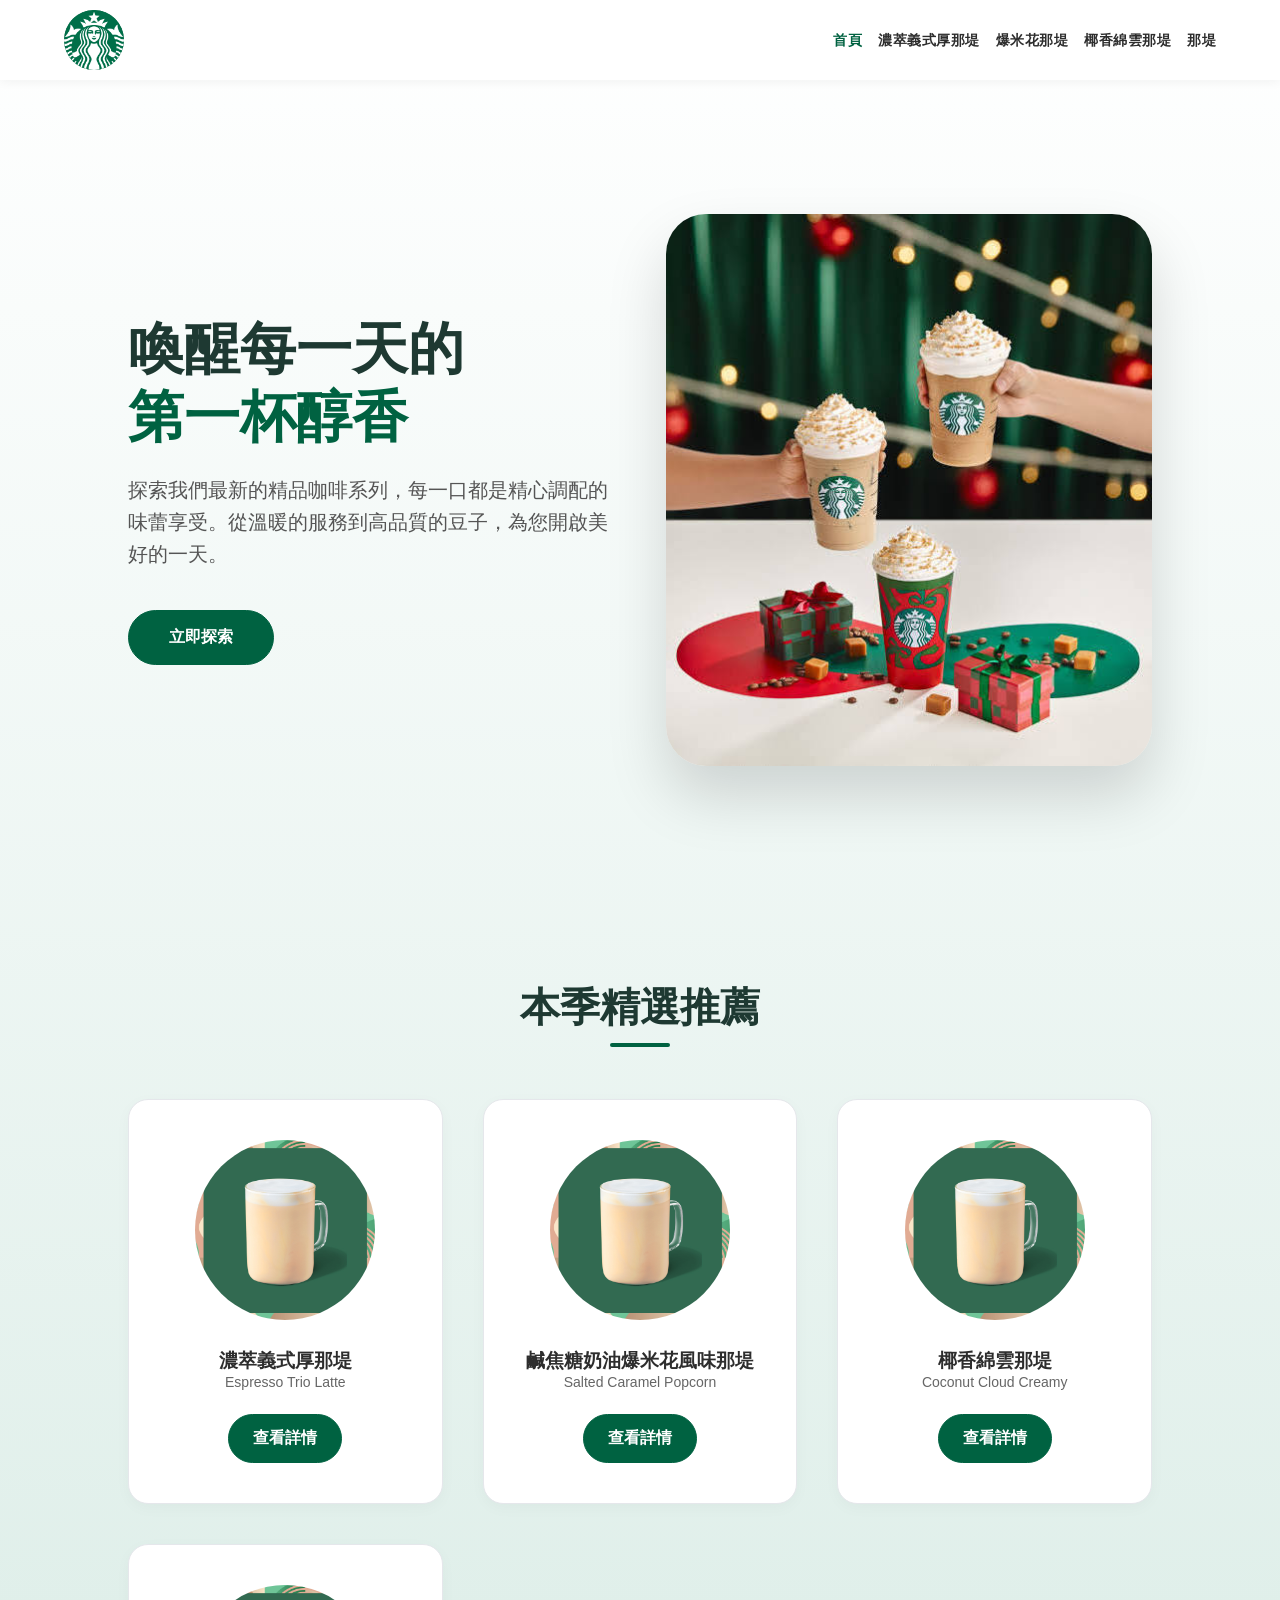
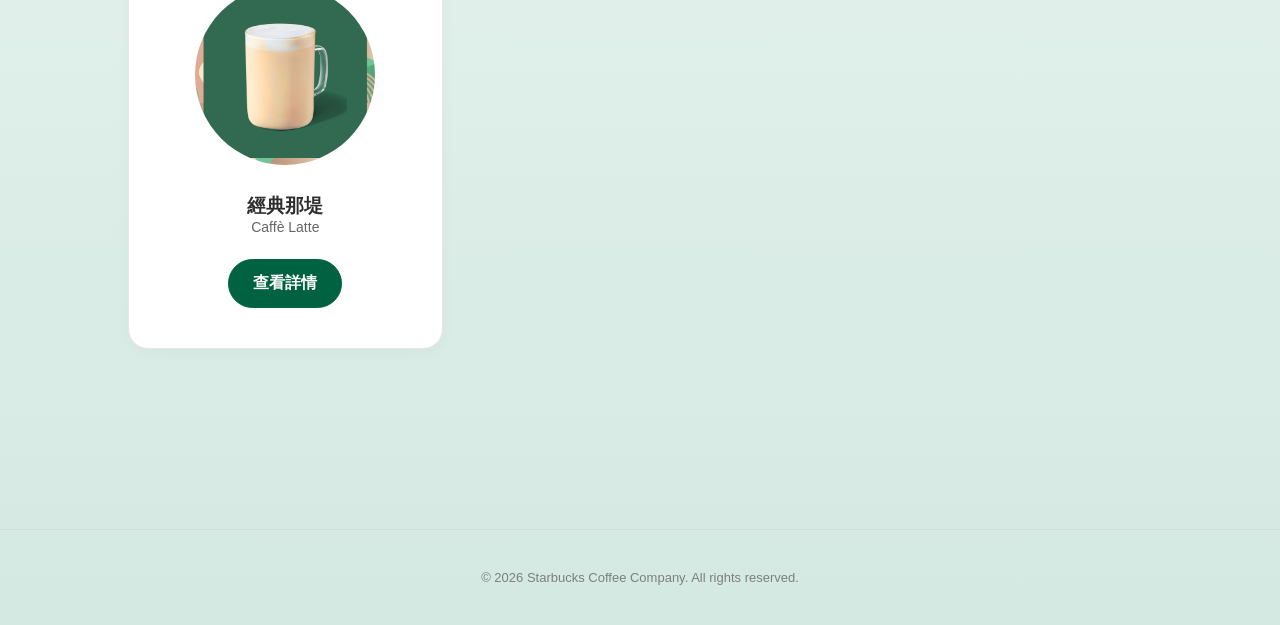
<file: index.html>
<!DOCTYPE html>
<html lang="zh-TW">
<head>
    <meta charset="UTF-8">
    <meta name="viewport" content="width=device-width, initial-scale=1.0">
    <title>星巴克 | 精選特調</title>
    <link rel="stylesheet" href="style.css">
</head>
<body>
    <nav>
        <div class="logo-container">
            <div class="logo"><img src="./images/logo.png" alt="照片"></div>
        </div>
        <ul class="nav-links">
            <li><a href="index.html" class="active">首頁</a></li>
            <li><a href="trio.html">濃萃義式厚那堤</a></li>
            <li><a href="popcorn.html">爆米花那堤</a></li>
            <li><a href="coconut.html">椰香綿雲那堤</a></li>
            <li><a href="latte.html">那堤</a></li>
        </ul>
    </nav>
    <main>
        <header class="hero">
            <div class="hero-content">
                <h1 class="hero-title">喚醒每一天的<br><span>第一杯醇香</span></h1>
                <p class="hero-description">探索我們最新的精品咖啡系列，每一口都是精心調配的味蕾享受。從溫暖的服務到高品質的豆子，為您開啟美好的一天。</p>
                <div class="btn-group">
                    <a href="#recommendations" class="btn btn-primary hero-cta">立即探索</a>
                </div>
            </div>
            <div class="hero-image">
                <img src="images/banner.jpeg" alt="Starbucks Coffee">
            </div>
        </header>
        <section id="recommendations" class="menu-section">
            <div class="section-header">
                <h2>本季精選推薦</h2>
            </div>
            <div class="menu-grid">
                <div class="menu-card">
                    <img src="images/2025120811451775.jpg" alt="Espresso Trio Latte">
                    <h3>濃萃義式厚那堤</h3>
                    <p class="menu-subtitle">Espresso Trio Latte</p>
                    <a href="trio.html" class="btn btn-primary">查看詳情</a>
                </div>
                <div class="menu-card">
                    <img src="images/2025120811451775.jpg" alt="Salted Caramel Popcorn Creamy Latte">
                    <h3>鹹焦糖奶油爆米花風味那堤</h3>
                    <p class="menu-subtitle">Salted Caramel Popcorn</p>
                    <a href="popcorn.html" class="btn btn-primary">查看詳情</a>
                </div>
                <div class="menu-card">
                    <img src="images/2025120811451775.jpg" alt="Coconut Cloud Creamy Latte">
                    <h3>椰香綿雲那堤</h3>
                    <p class="menu-subtitle">Coconut Cloud Creamy</p>
                    <a href="coconut.html" class="btn btn-primary">查看詳情</a>
                </div>
                <div class="menu-card">
                    <img src="images/2025120811451775.jpg" alt="Caffè Latte">
                    <h3>經典那堤</h3>
                    <p class="menu-subtitle">Caffè Latte</p>
                    <a href="latte.html" class="btn btn-primary">查看詳情</a>
                </div>
            </div>
        </section>
    </main>
    <footer class="main-footer">
        <p class="footer-copy">&copy; 2026 Starbucks Coffee Company. All rights reserved.</p>
    </footer>
</body>
</html>
</file>
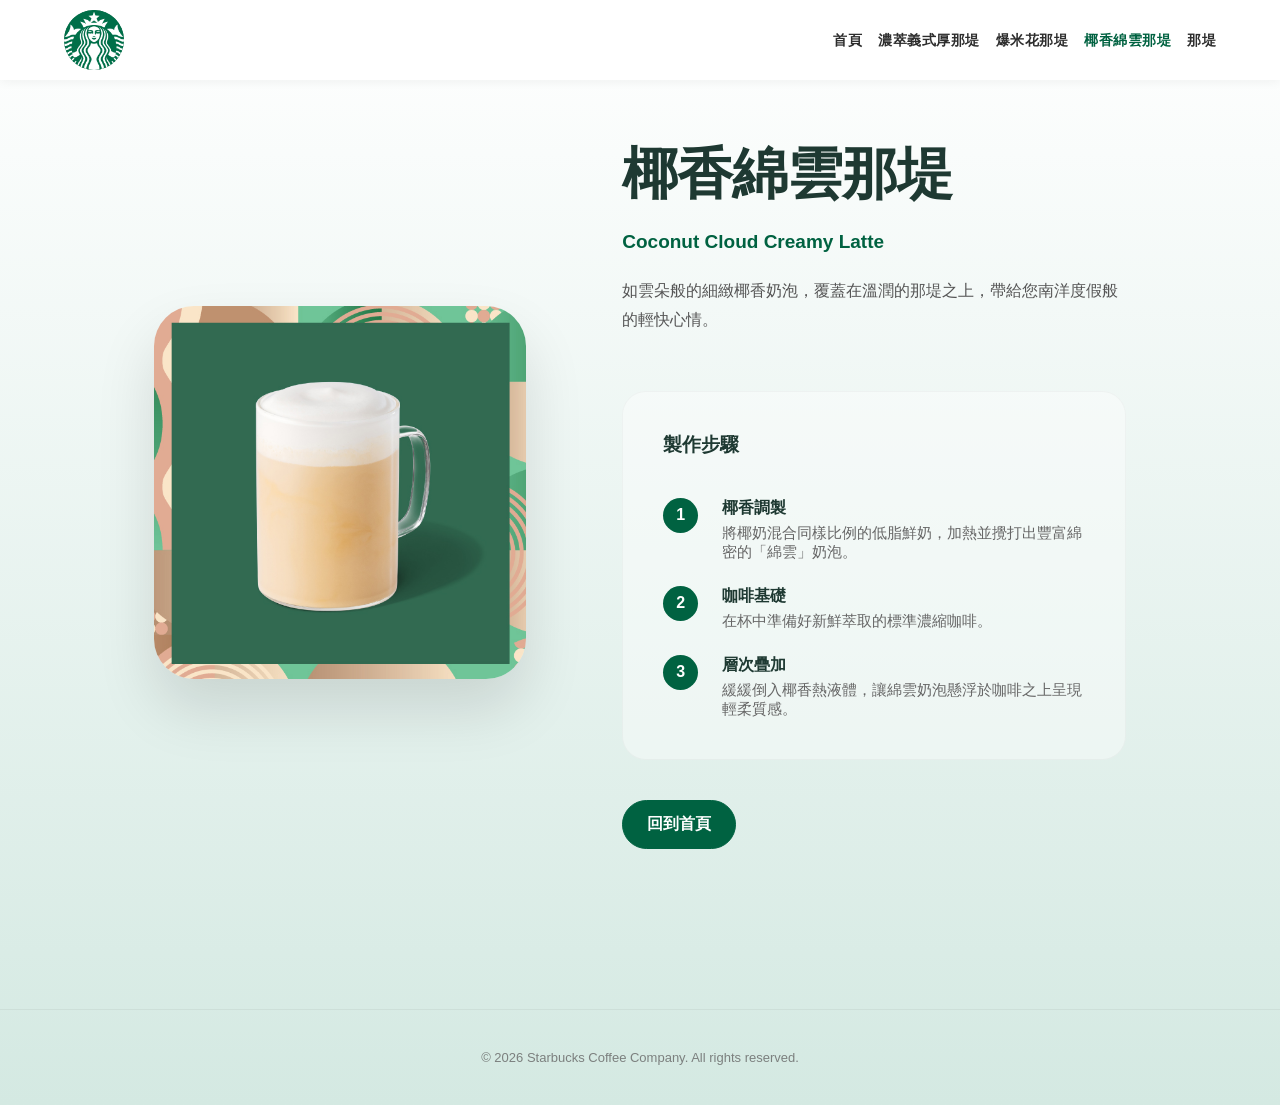
<file: coconut.html>
<!DOCTYPE html>
<html lang="zh-TW">
<head>
    <meta charset="UTF-8">
    <meta name="viewport" content="width=device-width, initial-scale=1.0">
    <title>椰香綿雲那堤 | 星巴克</title>
    <link rel="stylesheet" href="style.css">
</head>
<body>
    <nav>
        <div class="logo-container">
            <div class="logo"><img src="./images/logo.png" alt="照片"></div>
        </div>
        <ul class="nav-links">
            <li><a href="index.html">首頁</a></li>
            <li><a href="trio.html">濃萃義式厚那堤</a></li>
            <li><a href="popcorn.html">爆米花那堤</a></li>
            <li><a href="coconut.html" class="active">椰香綿雲那堤</a></li>
            <li><a href="latte.html">那堤</a></li>
        </ul>
    </nav>
    <main class="drink-detail-container">
        <div class="drink-image-side">
            <img src="images/2025120811570200.jpg" alt="Coconut Latte">
        </div>
        <div class="drink-info-side">
            <div class="drink-header">
                <h1>椰香綿雲那堤</h1>
                <div class="subtitle">Coconut Cloud Creamy Latte</div>
                <div class="drink-description">
                    如雲朵般的細緻椰香奶泡，覆蓋在溫潤的那堤之上，帶給您南洋度假般的輕快心情。
                </div>
            </div>
            <div class="steps-side">
                <h3 style="color: var(--sb-dark-green); margin-bottom: 1rem;">製作步驟</h3>
                <div class="step-item">
                    <div class="step-number">1</div>
                    <div class="step-content">
                        <h4>椰香調製</h4>
                        <p>將椰奶混合同樣比例的低脂鮮奶，加熱並攪打出豐富綿密的「綿雲」奶泡。</p>
                    </div>
                </div>
                <div class="step-item">
                    <div class="step-number">2</div>
                    <div class="step-content">
                        <h4>咖啡基礎</h4>
                        <p>在杯中準備好新鮮萃取的標準濃縮咖啡。</p>
                    </div>
                </div>
                <div class="step-item">
                    <div class="step-number">3</div>
                    <div class="step-content">
                        <h4>層次疊加</h4>
                        <p>緩緩倒入椰香熱液體，讓綿雲奶泡懸浮於咖啡之上呈現輕柔質感。</p>
                    </div>
                </div>
            </div>
            <div>
                <a href="index.html" class="btn btn-primary">回到首頁</a>
            </div>
        </div>
    </main>
    <footer class="main-footer">
        <p class="footer-copy">&copy; 2026 Starbucks Coffee Company. All rights reserved.</p>
    </footer>
</body>
</html>
</file>
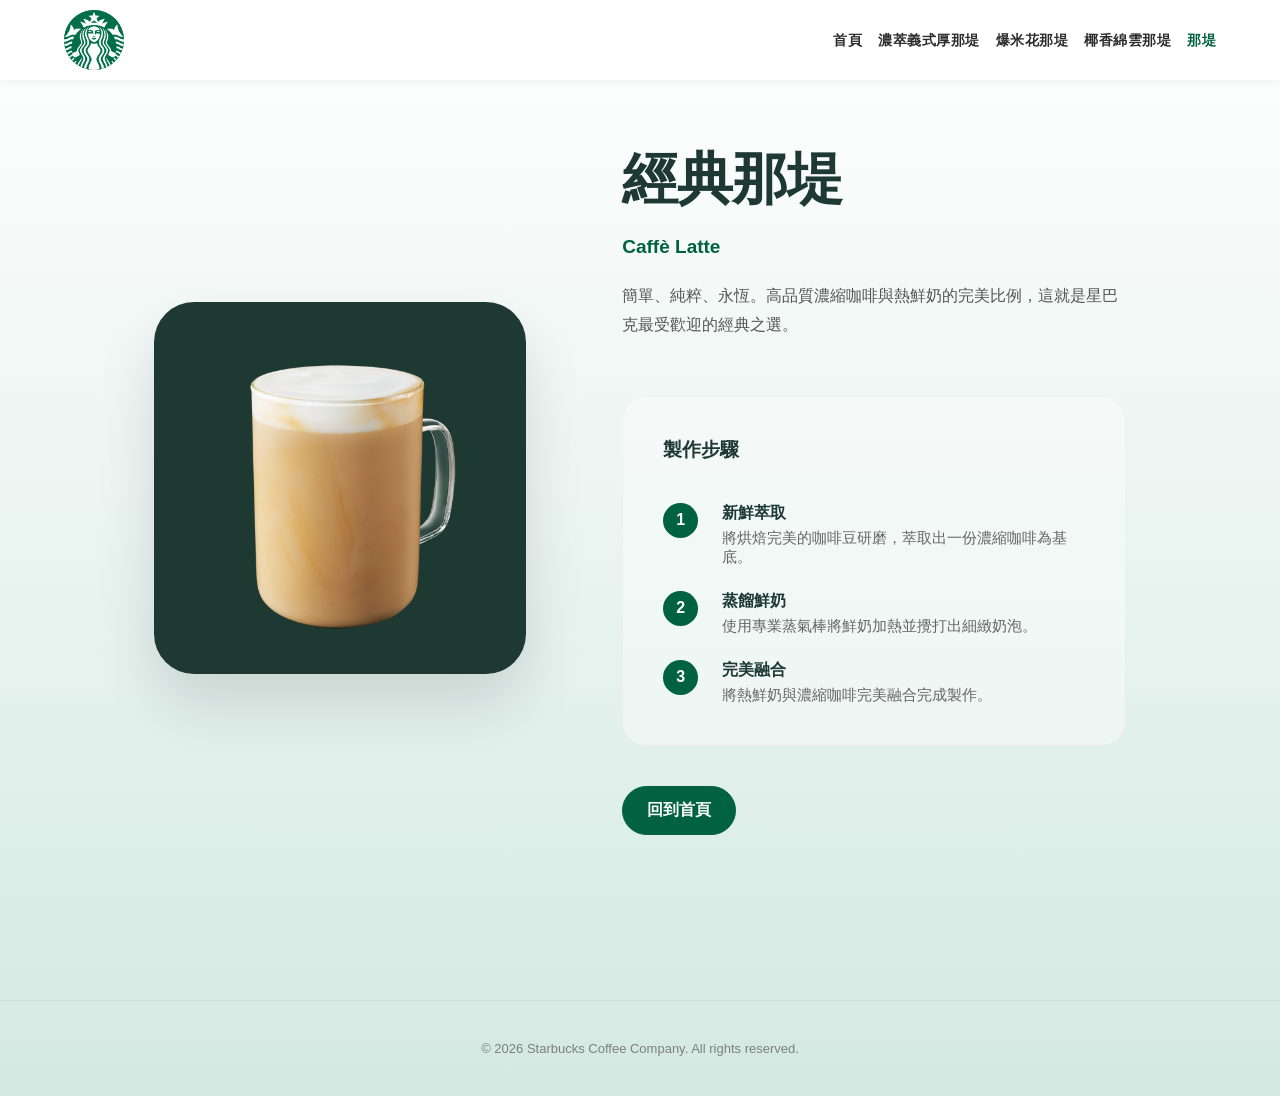
<file: latte.html>
<!DOCTYPE html>
<html lang="zh-TW">
<head>
    <meta charset="UTF-8">
    <meta name="viewport" content="width=device-width, initial-scale=1.0">
    <title>那堤 | 星巴克經典</title>
    <link rel="stylesheet" href="style.css">
</head>
<body>
    <nav>
        <div class="logo-container">
            <div class="logo"><img src="./images/logo.png" alt="照片"></div>
        </div>
        <ul class="nav-links">
            <li><a href="index.html">首頁</a></li>
            <li><a href="trio.html">濃萃義式厚那堤</a></li>
            <li><a href="popcorn.html">爆米花那堤</a></li>
            <li><a href="coconut.html">椰香綿雲那堤</a></li>
            <li><a href="latte.html" class="active">那堤</a></li>
        </ul>
    </nav>
    <main class="drink-detail-container">
        <div class="drink-image-side">
            <img src="images/20250123114807447.jpg" alt="Latte">
        </div>
        <div class="drink-info-side">
            <div class="drink-header">
                <h1>經典那堤</h1>
                <div class="subtitle">Caffè Latte</div>
                <div class="drink-description">
                    簡單、純粹、永恆。高品質濃縮咖啡與熱鮮奶的完美比例，這就是星巴克最受歡迎的經典之選。
                </div>
            </div>
            <div class="steps-side">
                <h3 style="color: var(--sb-dark-green); margin-bottom: 1rem;">製作步驟</h3>
                <div class="step-item">
                    <div class="step-number">1</div>
                    <div class="step-content">
                        <h4>新鮮萃取</h4>
                        <p>將烘焙完美的咖啡豆研磨，萃取出一份濃縮咖啡為基底。</p>
                    </div>
                </div>
                <div class="step-item">
                    <div class="step-number">2</div>
                    <div class="step-content">
                        <h4>蒸餾鮮奶</h4>
                        <p>使用專業蒸氣棒將鮮奶加熱並攪打出細緻奶泡。</p>
                    </div>
                </div>
                <div class="step-item">
                    <div class="step-number">3</div>
                    <div class="step-content">
                        <h4>完美融合</h4>
                        <p>將熱鮮奶與濃縮咖啡完美融合完成製作。</p>
                    </div>
                </div>
            </div>
            <div>
                <a href="index.html" class="btn btn-primary">回到首頁</a>
            </div>
        </div>
    </main>
    <footer class="main-footer">
        <p class="footer-copy">&copy; 2026 Starbucks Coffee Company. All rights reserved.</p>
    </footer>
</body>
</html>
</file>
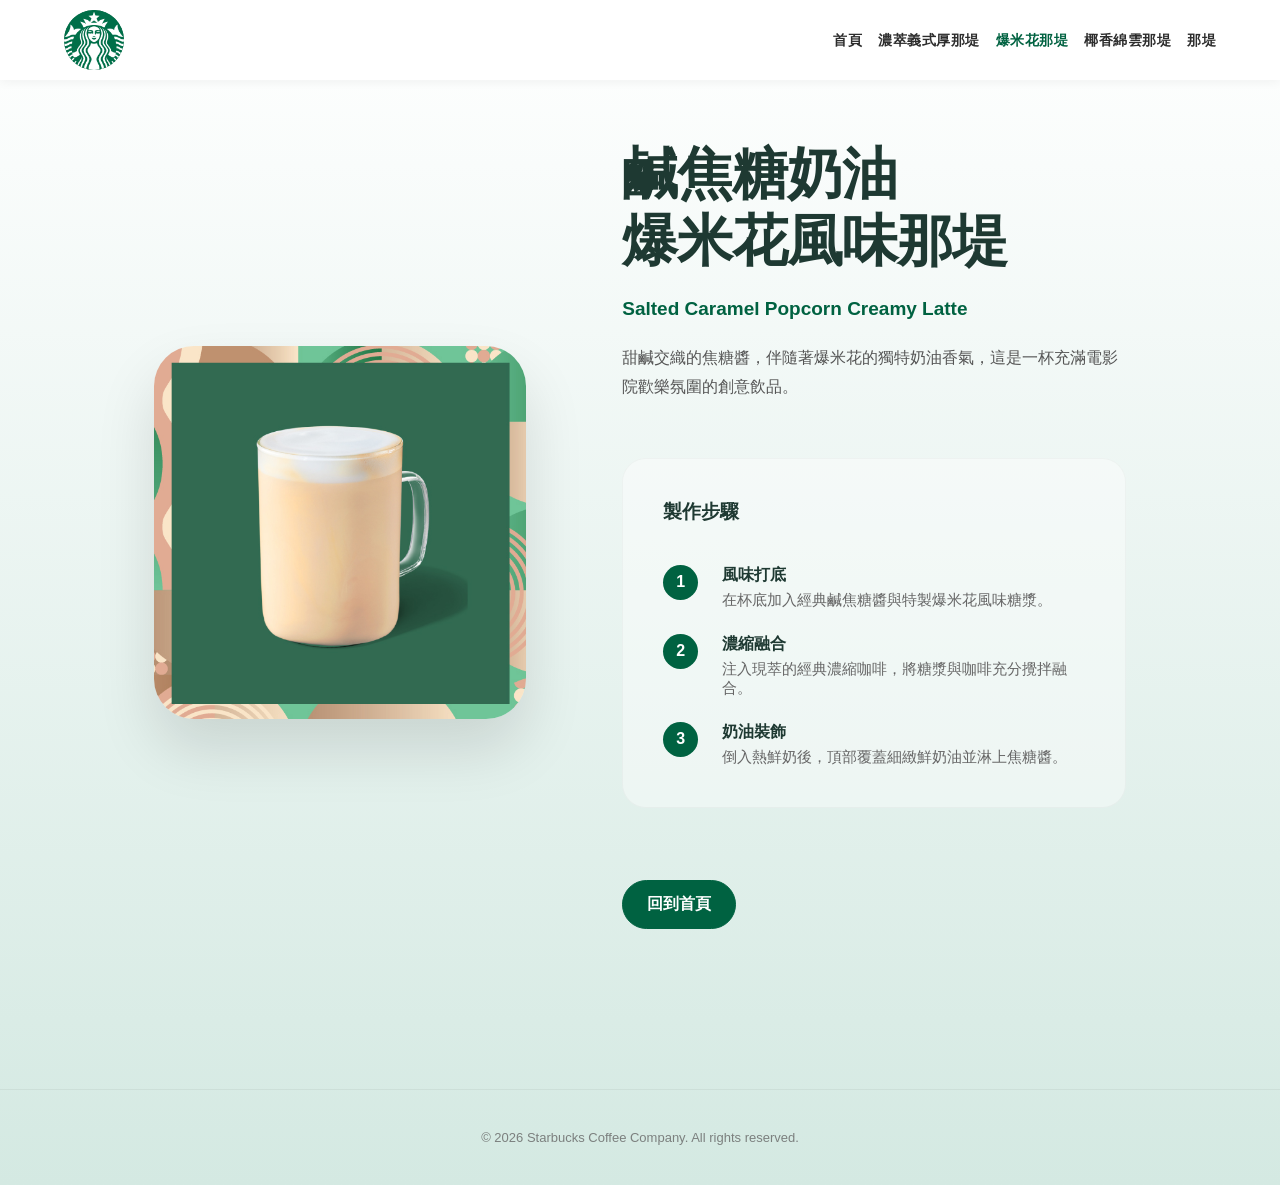
<file: popcorn.html>
<!DOCTYPE html>
<html lang="zh-TW">
<head>
    <meta charset="UTF-8">
    <meta name="viewport" content="width=device-width, initial-scale=1.0">
    <title>鹹焦糖奶油爆米花風味那堤 | 星巴克</title>
    <link rel="stylesheet" href="style.css">
</head>
<body>
    <nav>
        <div class="logo-container">
            <div class="logo"><img src="./images/logo.png" alt="照片"></div>
        </div>
        <ul class="nav-links">
            <li><a href="index.html">首頁</a></li>
            <li><a href="trio.html">濃萃義式厚那堤</a></li>
            <li><a href="popcorn.html" class="active">爆米花那堤</a></li>
            <li><a href="coconut.html">椰香綿雲那堤</a></li>
            <li><a href="latte.html">那堤</a></li>
        </ul>
    </nav>
    <main class="drink-detail-container">
        <div class="drink-image-side">
            <img src="images/2025120811451775.jpg" alt="Popcorn Latte">
        </div>
        <div class="drink-info-side">
            <div class="drink-header">
                <h1>鹹焦糖奶油<br>爆米花風味那堤</h1>
                <div class="subtitle">Salted Caramel Popcorn Creamy Latte</div>
                <div class="drink-description">
                    甜鹹交織的焦糖醬，伴隨著爆米花的獨特奶油香氣，這是一杯充滿電影院歡樂氛圍的創意飲品。
                </div>
            </div>
            <div class="steps-side">
                <h3 style="color: var(--sb-dark-green); margin-bottom: 1rem;">製作步驟</h3>
                <div class="step-item">
                    <div class="step-number">1</div>
                    <div class="step-content">
                        <h4>風味打底</h4>
                        <p>在杯底加入經典鹹焦糖醬與特製爆米花風味糖漿。</p>
                    </div>
                </div>
                <div class="step-item">
                    <div class="step-number">2</div>
                    <div class="step-content">
                        <h4>濃縮融合</h4>
                        <p>注入現萃的經典濃縮咖啡，將糖漿與咖啡充分攪拌融合。</p>
                    </div>
                </div>
                <div class="step-item">
                    <div class="step-number">3</div>
                    <div class="step-content">
                        <h4>奶油裝飾</h4>
                        <p>倒入熱鮮奶後，頂部覆蓋細緻鮮奶油並淋上焦糖醬。</p>
                    </div>
                </div>
            </div>
            <div style="margin-top: 2rem;">
                <a href="index.html" class="btn btn-primary">回到首頁</a>
            </div>
        </div>
    </main>
    <footer class="main-footer">
        <p class="footer-copy">&copy; 2026 Starbucks Coffee Company. All rights reserved.</p>
    </footer>
</body>
</html>
</file>
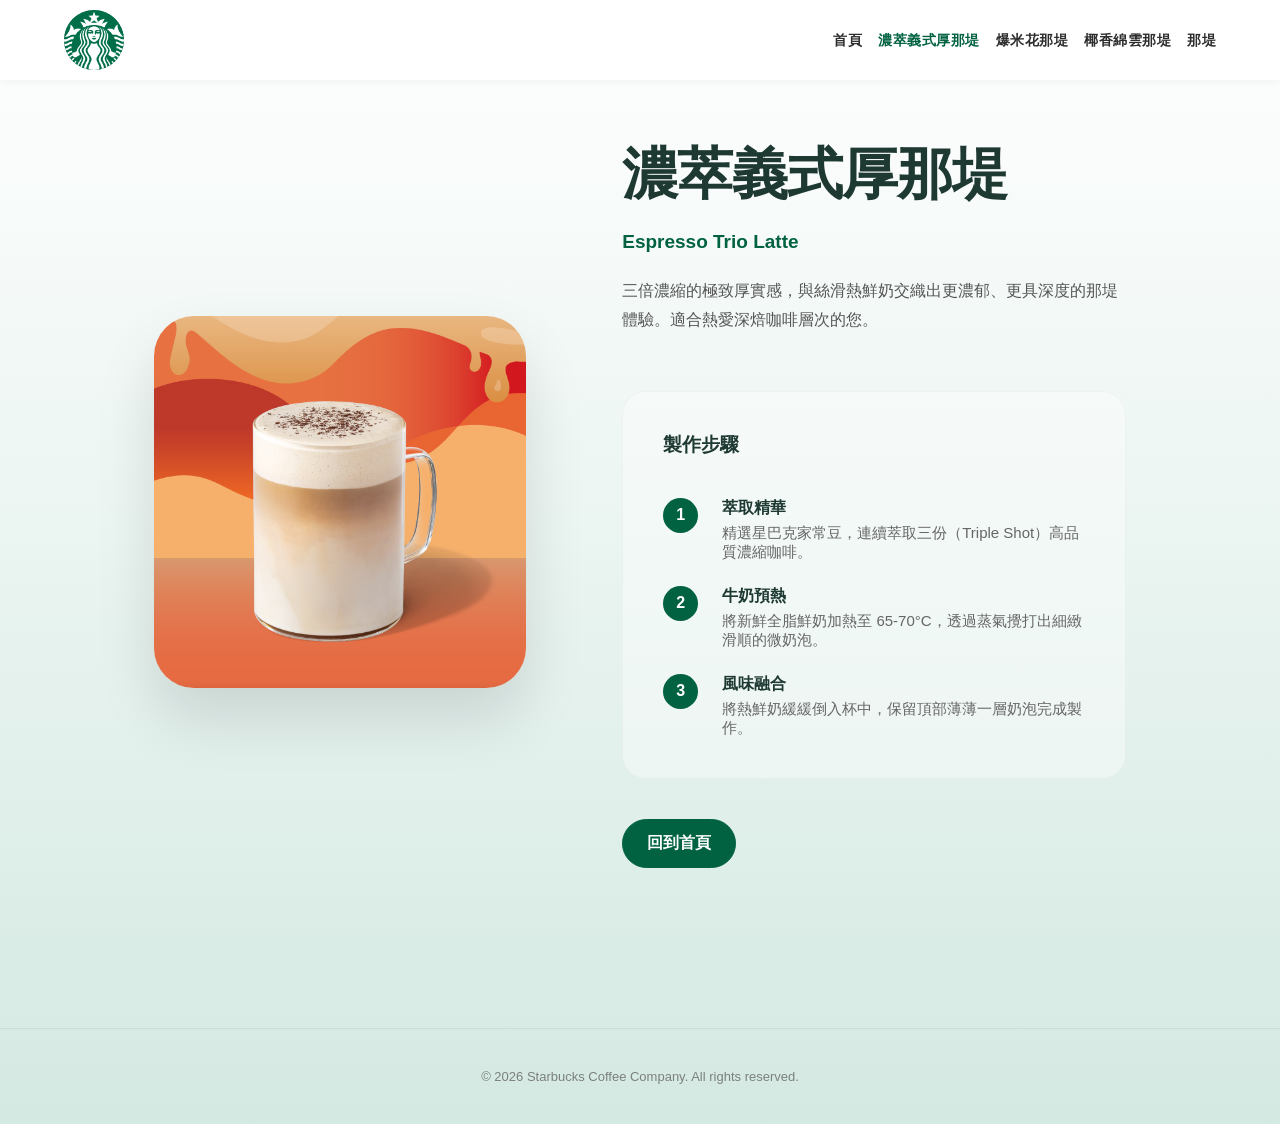
<file: trio.html>
<!DOCTYPE html>
<html lang="zh-TW">
<head>
    <meta charset="UTF-8">
    <meta name="viewport" content="width=device-width, initial-scale=1.0">
    <title>濃萃義式厚那堤 | 星巴克</title>
    <link rel="stylesheet" href="style.css">
</head>
<body>
    <nav>
        <div class="logo-container">
            <div class="logo"><img src="./images/logo.png" alt="照片"></div>
        </div>
        <ul class="nav-links">
            <li><a href="index.html">首頁</a></li>
            <li><a href="trio.html" class="active">濃萃義式厚那堤</a></li>
            <li><a href="popcorn.html">爆米花那堤</a></li>
            <li><a href="coconut.html">椰香綿雲那堤</a></li>
            <li><a href="latte.html">那堤</a></li>
        </ul>
    </nav>
    <main class="drink-detail-container">
        <div class="drink-image-side">
            <img src="images/20251208120254766.jpg" alt="Trio Latte">
        </div>
        <div class="drink-info-side">
            <div class="drink-header">
                <h1>濃萃義式厚那堤</h1>
                <div class="subtitle">Espresso Trio Latte</div>
                <div class="drink-description">
                    三倍濃縮的極致厚實感，與絲滑熱鮮奶交織出更濃郁、更具深度的那堤體驗。適合熱愛深焙咖啡層次的您。
                </div>
            </div>
            <div class="steps-side">
                <h3 style="color: var(--sb-dark-green); margin-bottom: 1rem;">製作步驟</h3>
                <div class="step-item">
                    <div class="step-number">1</div>
                    <div class="step-content">
                        <h4>萃取精華</h4>
                        <p>精選星巴克家常豆，連續萃取三份（Triple Shot）高品質濃縮咖啡。</p>
                    </div>
                </div>
                <div class="step-item">
                    <div class="step-number">2</div>
                    <div class="step-content">
                        <h4>牛奶預熱</h4>
                        <p>將新鮮全脂鮮奶加熱至 65-70°C，透過蒸氣攪打出細緻滑順的微奶泡。</p>
                    </div>
                </div>
                <div class="step-item">
                    <div class="step-number">3</div>
                    <div class="step-content">
                        <h4>風味融合</h4>
                        <p>將熱鮮奶緩緩倒入杯中，保留頂部薄薄一層奶泡完成製作。</p>
                    </div>
                </div>
            </div>
            <div>
                <a href="index.html" class="btn btn-primary">回到首頁</a>
            </div>
        </div>
    </main>
    <footer class="main-footer">
        <p class="footer-copy">&copy; 2026 Starbucks Coffee Company. All rights reserved.</p>
    </footer>
</body>
</html>
</file>
<file: style.css>
:root {
  --sb-green: #006241;
  --sb-dark-green: #1e3932;
  --sb-accent: #00704a;
  --sb-light: #d4e9e2;
  --sb-white: #ffffff;
  --sb-cream: #f9f9f9;
  --text-dark: #2d2d2d;
  --text-light: #ffffff;
  --nav-height: 80px;
  --transition: all 0.3s ease;
}
* {
  margin: 0;
  padding: 0;
  box-sizing: border-box;
  font-family: 'SoDo Sans', 'Inter', sans-serif;
}
body {
  background: linear-gradient(180deg, #ffffff 0%, #d4e9e2 100%);
  color: var(--text-dark);
  min-height: 100vh;
}
nav {
  height: var(--nav-height);
  position: sticky;
  top: 0;
  width: 100%;
  display: flex;
  justify-content: space-between;
  align-items: center;
  padding: 0 5%;
  background: var(--sb-white);
  box-shadow: 0 2px 10px rgba(0,0,0,0.05);
  z-index: 1000;
}
.logo-container {
  display: flex;
  align-items: center;
  gap: 15px;
}
.logo {
  height: 60px;
  width: 60px;
  background-color: var(--sb-green);
  border-radius: 50%;
  display: flex;
  align-items: center;
  justify-content: center;
  overflow: hidden;
}
.logo img {
  width: 100%;
  height: 100%;
  object-fit: cover;
}
.nav-links {
  display: flex;
  gap: 16px;
  list-style: none;
}
.nav-links a {
  text-decoration: none;
  color: var(--text-dark);
  font-weight: 700;
  font-size: 14px;
  letter-spacing: 0.5px;
  transition: var(--transition);
  white-space: nowrap;
}
.nav-links a:hover, .nav-links a.active {
  color: var(--sb-green);
}
.hero {
  display: flex;
  align-items: center;
  min-height: calc(100vh - var(--nav-height));
  padding: 0 10%;
  background: transparent;
}
.hero-content {
  flex: 1;
  padding-right: 5%;
}
.hero-title span {
  color: var(--sb-green);
}
.hero-description {
  font-size: 20px;
  color: #555;
  margin-bottom: 40px;
  line-height: 1.6;
}
.hero-image {
  flex: 1;
  border-radius: 40px;
  overflow: hidden;
  box-shadow: 0 30px 60px rgba(0,0,0,0.15);
}
.hero-image img {
  width: 100%;
  height: 100%;
  object-fit: cover;
  display: block;
}
h1 {
  font-size: 56px;
  color: var(--sb-dark-green);
  margin-bottom: 24px;
  line-height: 1.2;
}
.btn {
  padding: 13px 24px;
  border-radius: 50px;
  font-weight: 600;
  text-decoration: none;
  display: inline-block;
  border: 1px solid var(--sb-green);
  transition: var(--transition);
}
.btn-primary {
  background-color: var(--sb-green);
  color: white;
}
.btn-primary:hover {
  background-color: var(--sb-accent);
}
.hero-cta {
  padding: 16px 40px;
}
.btn-outline {
  color: var(--sb-green);
}
.btn-outline:hover {
  background-color: rgba(0,98,65,0.05);
}
.menu-section {
  padding: 80px 10%;
}
.menu-grid {
  display: grid;
  grid-template-columns: repeat(auto-fit, minmax(250px, 1fr));
  gap: 40px;
  margin-top: 48px;
}
.menu-card {
  text-align: center;
  padding: 40px;
  border-radius: 20px;
  background: white;
  border: 1px solid #e5e7eb;
  box-shadow: 0 4px 15px rgba(0,0,0,0.03);
  transition: var(--transition);
}
.menu-card:hover {
  transform: translateY(-8px);
  box-shadow: 0 20px 40px rgba(0,0,0,0.1);
}
.menu-card img {
  width: 180px;
  height: 180px;
  border-radius: 50%;
  margin-bottom: 24px;
  object-fit: cover;
}
.menu-subtitle {
  color: #666;
  font-size: 14px;
  margin-bottom: 24px;
}
.section-header {
  text-align: center;
  margin-bottom: 64px;
}
.section-header h2 {
  font-size: 40px;
  color: var(--sb-dark-green);
  position: relative;
  display: inline-block;
}
.section-header h2::after {
  content: '';
  position: absolute;
  bottom: -12px;
  left: 50%;
  transform: translateX(-50%);
  width: 60px;
  height: 4px;
  background: var(--sb-green);
  border-radius: 2px;
}
.main-footer {
  margin-top: 100px;
  padding: 40px 0;
  border-top: 1px solid rgba(0,0,0,0.05);
}
.footer-copy {
  text-align: center;
  font-size: 13px;
  color: #666;
  opacity: 0.8;
}
.drink-detail-container {
  display: flex;
  min-height: calc(100vh - var(--nav-height));
  padding: 60px 12%; 
  gap: 96px;
  align-items: center;
  justify-content: center;
}
.drink-image-side {
  flex: 0.85; 
  max-width: 450px;
}
.drink-image-side img {
  width: 100%;
  border-radius: 40px;
  box-shadow: 0 30px 60px rgba(0,0,0,0.12);
  transition: transform 0.3s ease;
}
.drink-image-side img:hover {
  transform: scale(1.02);
}
.drink-info-side {
  flex: 1.15;
  display: flex;
  flex-direction: column;
  gap: 40px;
}
.drink-header h1 {
  font-size: 56px;
  letter-spacing: -1px;
}
.drink-header .subtitle {
  font-size: 19px;
  color: var(--sb-green);
  font-weight: 600;
  margin-bottom: 24px;
}
.drink-description {
  color: #555;
  line-height: 1.8;
  padding-bottom: 16px;
}
.steps-side {
  background: rgba(255, 255, 255, 0.4);
  padding: 40px;
  border-radius: 24px;
  border: 1px solid rgba(0,0,0,0.03);
  display: flex;
  flex-direction: column;
  gap: 24px;
}
.step-item {
  display: flex;
  gap: 24px;
  align-items: flex-start;
}
.step-number {
  background-color: var(--sb-green);
  color: white;
  width: 35px;
  height: 35px;
  border-radius: 50%;
  display: flex;
  align-items: center;
  justify-content: center;
  font-weight: bold;
  flex-shrink: 0;
}
.step-content h4 {
  margin-bottom: 5px;
  color: var(--sb-dark-green);
}
.step-content p {
  color: #666;
  font-size: 15px;
}
</file>
